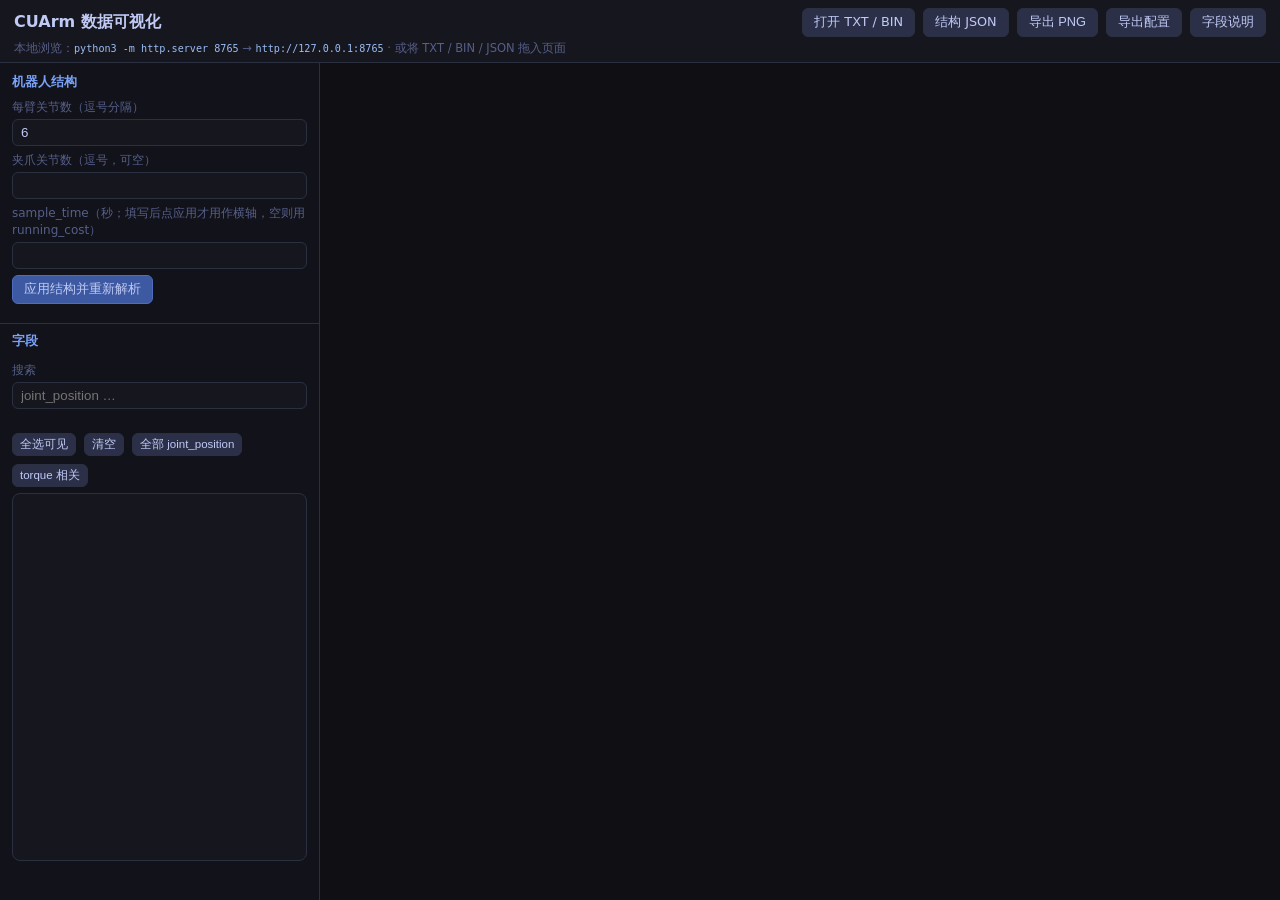
<file: index.html>
<!doctype html>
<html lang="zh-CN">
<head>
  <meta charset="utf-8" />
  <meta name="viewport" content="width=device-width, initial-scale=1" />
  <title>CUArm 数据可视化</title>
  <link rel="stylesheet" href="style.css" />
</head>
<body>
  <header class="top">
    <div class="top-row">
      <h1 class="title">CUArm 数据可视化</h1>
      <div class="row">
        <label class="btn"><input id="dataFile" type="file" accept=".txt,.bin,text/plain,application/octet-stream" hidden /> 打开 TXT / BIN</label>
        <label class="btn"><input id="jsonFile" type="file" accept=".json" hidden /> 结构 JSON</label>
        <button type="button" class="btn" id="btnPng">导出 PNG</button>
        <button type="button" class="btn" id="btnCfg">导出配置</button>
        <button type="button" class="btn" id="btnHelp">字段说明</button>
      </div>
    </div>
    <p class="hint">本地浏览：<code>python3 -m http.server 8765</code> → <code>http://127.0.0.1:8765</code> · 或将 TXT / BIN / JSON 拖入页面</p>
  </header>

  <div id="dropOverlay" class="drop-overlay" hidden>松开以加载 TXT / BIN / JSON</div>

  <div class="grid">
    <aside class="side">
      <section class="side-structure">
        <h2>机器人结构</h2>
        <label>每臂关节数（逗号分隔）<input id="joints" type="text" value="6" /></label>
        <label>夹爪关节数（逗号，可空）<input id="grips" type="text" value="" /></label>
        <label>sample_time（秒；填写后点应用才用作横轴，空则用 running_cost）<input id="sampleT" type="text" value="" /></label>
        <button type="button" class="btn primary" id="btnApply">应用结构并重新解析</button>
        <p id="colInfo" class="muted"></p>
      </section>
      <section class="side-fields">
        <h2>字段</h2>
        <label>搜索 <input id="search" type="search" placeholder="joint_position …" /></label>
        <div class="chips" id="chips"></div>
        <div class="row sm">
          <button type="button" class="btn sm" id="allVis">全选可见</button>
          <button type="button" class="btn sm" id="clearSel">清空</button>
          <button type="button" class="btn sm" id="selPos">全部 joint_position</button>
          <button type="button" class="btn sm" id="selTq">torque 相关</button>
        </div>
        <div id="tree" class="tree"></div>
        <p id="selCount" class="muted"></p>
      </section>
    </aside>
    <main class="main">
      <div class="main-status">
        <div id="err" class="err" hidden></div>
        <div id="progress" class="progress" hidden><div class="bar"></div></div>
        <p id="stats" class="muted stats-line"></p>
      </div>
      <div class="plot-wrap">
        <div id="plot"></div>
      </div>
    </main>
  </div>

  <div id="helpModal" class="modal" hidden>
    <div class="modal-backdrop" data-close-help></div>
    <div class="modal-panel" role="dialog" aria-labelledby="helpTitle">
      <div class="modal-bar">
        <h2 id="helpTitle" class="title">日志字段说明</h2>
        <button type="button" class="btn" data-close-help>关闭</button>
      </div>
      <iframe id="helpFrame" class="modal-frame" title="字段说明"></iframe>
    </div>
  </div>

  <script src="https://cdn.plot.ly/plotly-2.35.2.min.js" charset="utf-8"></script>
  <script src="telemetry_binary.js"></script>
  <script src="telemetry_wasm_bridge.js"></script>
  <script src="viewer.js"></script>
</body>
</html>
</file>
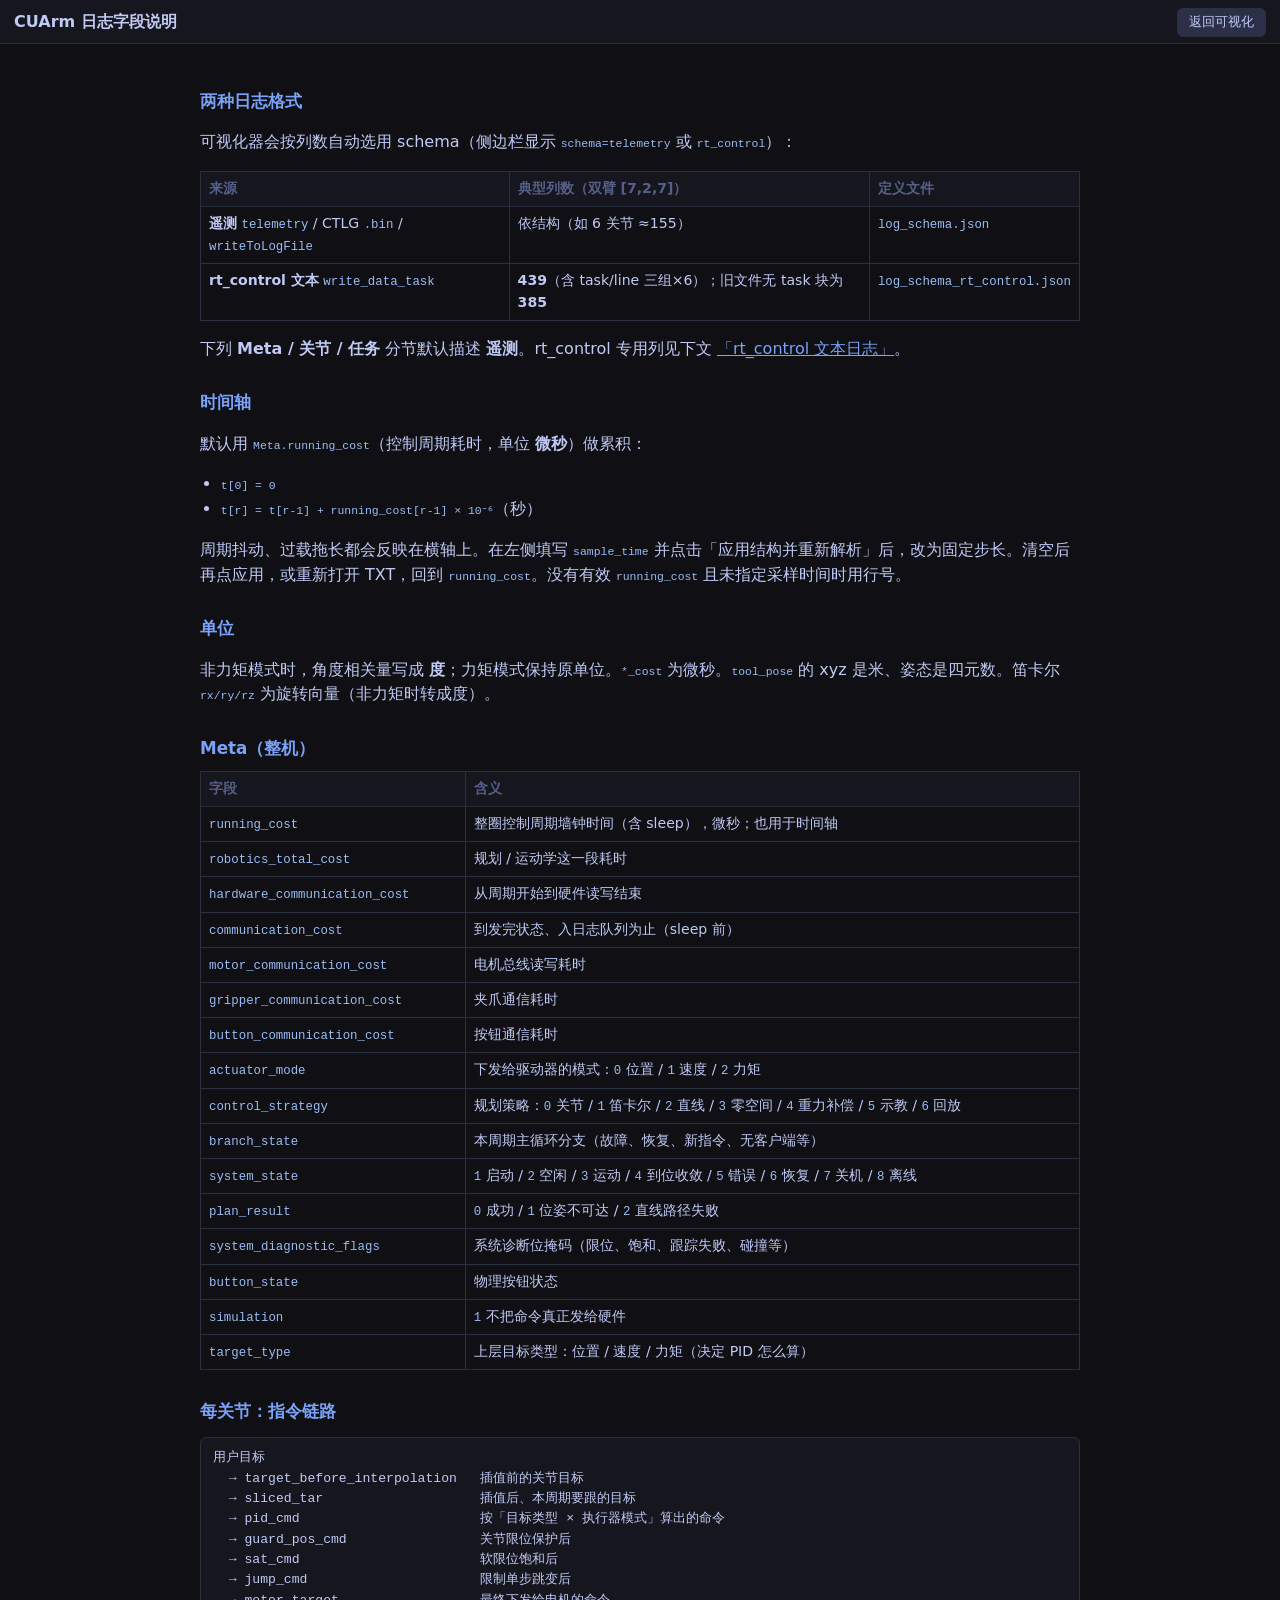
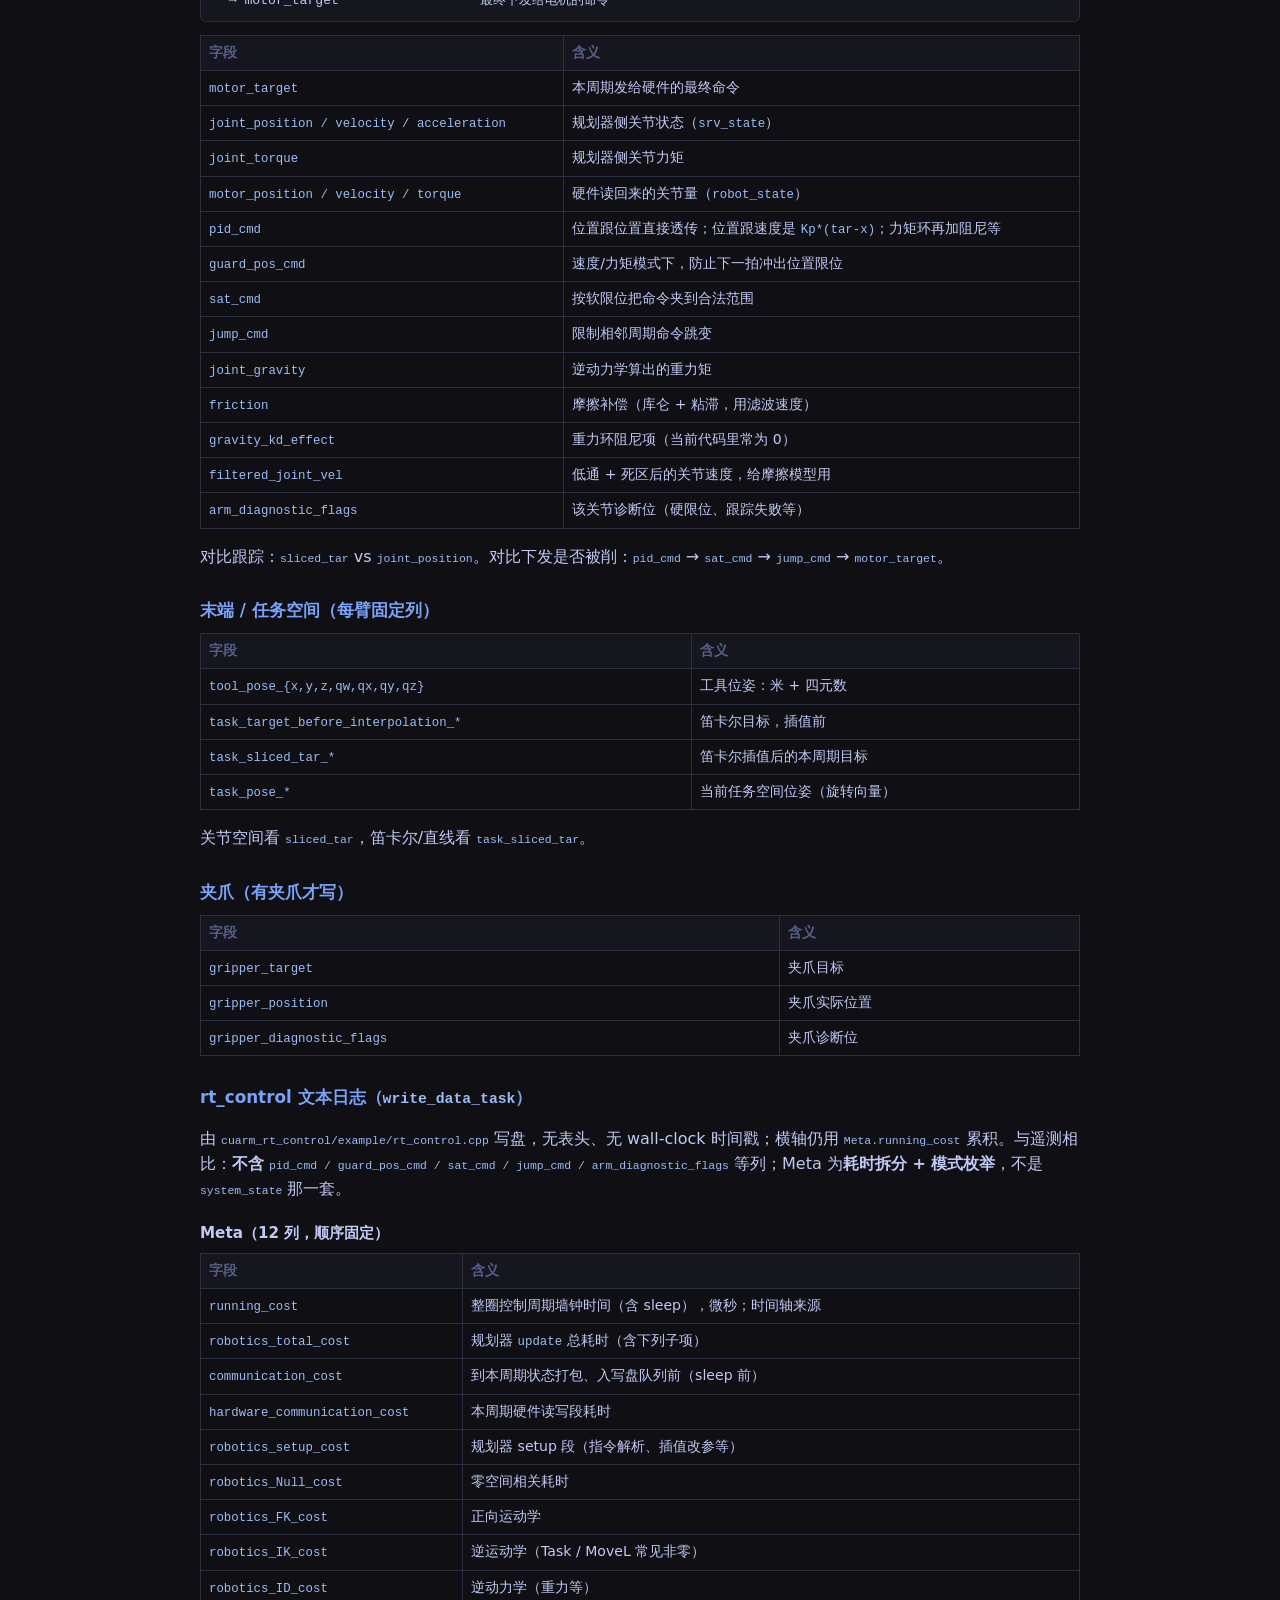
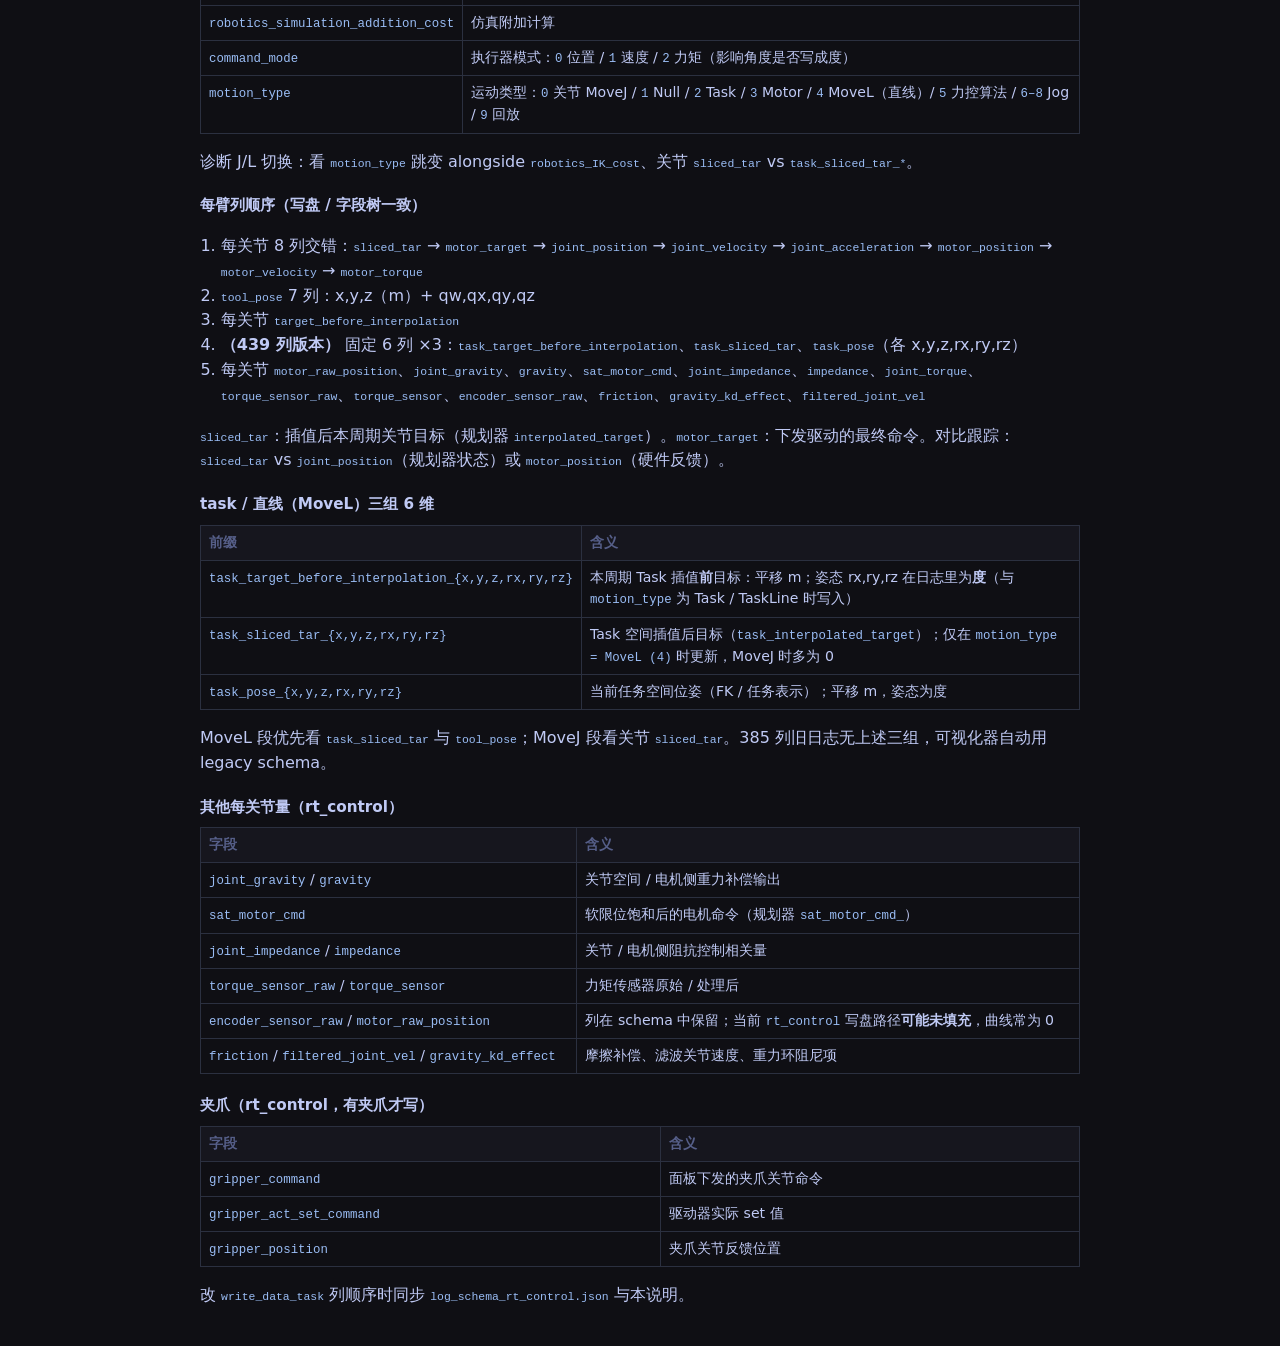
<file: fields.html>
<!doctype html>
<html lang="zh-CN" class="docs-page">
<head>
  <meta charset="utf-8" />
  <meta name="viewport" content="width=device-width, initial-scale=1" />
  <title>CUArm 日志字段说明</title>
  <link rel="stylesheet" href="style.css" />
</head>
<body class="docs">
  <header class="top">
    <div class="top-row">
      <h1 class="title">CUArm 日志字段说明</h1>
      <div class="row">
        <a class="btn" href="index.html">返回可视化</a>
      </div>
    </div>
  </header>
  <div class="docs-wrap">
    <h2>两种日志格式</h2>
    <p>可视化器会按列数自动选用 schema（侧边栏显示 <code>schema=telemetry</code> 或 <code>rt_control</code>）：</p>
    <table>
      <thead><tr><th>来源</th><th>典型列数（双臂 [7,2,7]）</th><th>定义文件</th></tr></thead>
      <tbody>
        <tr><td><strong>遥测</strong> <code>telemetry</code> / CTLG <code>.bin</code> / <code>writeToLogFile</code></td><td>依结构（如 6 关节 ≈155）</td><td><code>log_schema.json</code></td></tr>
        <tr><td><strong>rt_control 文本</strong> <code>write_data_task</code></td><td><strong>439</strong>（含 task/line 三组×6）；旧文件无 task 块为 <strong>385</strong></td><td><code>log_schema_rt_control.json</code></td></tr>
      </tbody>
    </table>
  <p>下列 <strong>Meta / 关节 / 任务</strong> 分节默认描述 <strong>遥测</strong>。rt_control 专用列见下文 <a href="#rt-control">「rt_control 文本日志」</a>。</p>

    <h2>时间轴</h2>
    <p>默认用 <code>Meta.running_cost</code>（控制周期耗时，单位 <strong>微秒</strong>）做累积：</p>
    <ul>
      <li><code>t[0] = 0</code></li>
      <li><code>t[r] = t[r-1] + running_cost[r-1] × 10⁻⁶</code>（秒）</li>
    </ul>
    <p>周期抖动、过载拖长都会反映在横轴上。在左侧填写 <code>sample_time</code> 并点击「应用结构并重新解析」后，改为固定步长。清空后再点应用，或重新打开 TXT，回到 <code>running_cost</code>。没有有效 <code>running_cost</code> 且未指定采样时间时用行号。</p>

    <h2>单位</h2>
    <p>非力矩模式时，角度相关量写成 <strong>度</strong>；力矩模式保持原单位。<code>*_cost</code> 为微秒。<code>tool_pose</code> 的 xyz 是米、姿态是四元数。笛卡尔 <code>rx/ry/rz</code> 为旋转向量（非力矩时转成度）。</p>

    <h2>Meta（整机）</h2>
    <table>
      <thead><tr><th>字段</th><th>含义</th></tr></thead>
      <tbody>
        <tr><td><code>running_cost</code></td><td>整圈控制周期墙钟时间（含 sleep），微秒；也用于时间轴</td></tr>
        <tr><td><code>robotics_total_cost</code></td><td>规划 / 运动学这一段耗时</td></tr>
        <tr><td><code>hardware_communication_cost</code></td><td>从周期开始到硬件读写结束</td></tr>
        <tr><td><code>communication_cost</code></td><td>到发完状态、入日志队列为止（sleep 前）</td></tr>
        <tr><td><code>motor_communication_cost</code></td><td>电机总线读写耗时</td></tr>
        <tr><td><code>gripper_communication_cost</code></td><td>夹爪通信耗时</td></tr>
        <tr><td><code>button_communication_cost</code></td><td>按钮通信耗时</td></tr>
        <tr><td><code>actuator_mode</code></td><td>下发给驱动器的模式：<code>0</code> 位置 / <code>1</code> 速度 / <code>2</code> 力矩</td></tr>
        <tr><td><code>control_strategy</code></td><td>规划策略：<code>0</code> 关节 / <code>1</code> 笛卡尔 / <code>2</code> 直线 / <code>3</code> 零空间 / <code>4</code> 重力补偿 / <code>5</code> 示教 / <code>6</code> 回放</td></tr>
        <tr><td><code>branch_state</code></td><td>本周期主循环分支（故障、恢复、新指令、无客户端等）</td></tr>
        <tr><td><code>system_state</code></td><td><code>1</code> 启动 / <code>2</code> 空闲 / <code>3</code> 运动 / <code>4</code> 到位收敛 / <code>5</code> 错误 / <code>6</code> 恢复 / <code>7</code> 关机 / <code>8</code> 离线</td></tr>
        <tr><td><code>plan_result</code></td><td><code>0</code> 成功 / <code>1</code> 位姿不可达 / <code>2</code> 直线路径失败</td></tr>
        <tr><td><code>system_diagnostic_flags</code></td><td>系统诊断位掩码（限位、饱和、跟踪失败、碰撞等）</td></tr>
        <tr><td><code>button_state</code></td><td>物理按钮状态</td></tr>
        <tr><td><code>simulation</code></td><td><code>1</code> 不把命令真正发给硬件</td></tr>
        <tr><td><code>target_type</code></td><td>上层目标类型：位置 / 速度 / 力矩（决定 PID 怎么算）</td></tr>
      </tbody>
    </table>

    <h2>每关节：指令链路</h2>
    <pre>用户目标
  → target_before_interpolation   插值前的关节目标
  → sliced_tar                    插值后、本周期要跟的目标
  → pid_cmd                       按「目标类型 × 执行器模式」算出的命令
  → guard_pos_cmd                 关节限位保护后
  → sat_cmd                       软限位饱和后
  → jump_cmd                      限制单步跳变后
  → motor_target                  最终下发给电机的命令</pre>
    <table>
      <thead><tr><th>字段</th><th>含义</th></tr></thead>
      <tbody>
        <tr><td><code>motor_target</code></td><td>本周期发给硬件的最终命令</td></tr>
        <tr><td><code>joint_position / velocity / acceleration</code></td><td>规划器侧关节状态（<code>srv_state</code>）</td></tr>
        <tr><td><code>joint_torque</code></td><td>规划器侧关节力矩</td></tr>
        <tr><td><code>motor_position / velocity / torque</code></td><td>硬件读回来的关节量（<code>robot_state</code>）</td></tr>
        <tr><td><code>pid_cmd</code></td><td>位置跟位置直接透传；位置跟速度是 <code>Kp*(tar-x)</code>；力矩环再加阻尼等</td></tr>
        <tr><td><code>guard_pos_cmd</code></td><td>速度/力矩模式下，防止下一拍冲出位置限位</td></tr>
        <tr><td><code>sat_cmd</code></td><td>按软限位把命令夹到合法范围</td></tr>
        <tr><td><code>jump_cmd</code></td><td>限制相邻周期命令跳变</td></tr>
        <tr><td><code>joint_gravity</code></td><td>逆动力学算出的重力矩</td></tr>
        <tr><td><code>friction</code></td><td>摩擦补偿（库仑 + 粘滞，用滤波速度）</td></tr>
        <tr><td><code>gravity_kd_effect</code></td><td>重力环阻尼项（当前代码里常为 0）</td></tr>
        <tr><td><code>filtered_joint_vel</code></td><td>低通 + 死区后的关节速度，给摩擦模型用</td></tr>
        <tr><td><code>arm_diagnostic_flags</code></td><td>该关节诊断位（硬限位、跟踪失败等）</td></tr>
      </tbody>
    </table>
    <p>对比跟踪：<code>sliced_tar</code> vs <code>joint_position</code>。对比下发是否被削：<code>pid_cmd</code> → <code>sat_cmd</code> → <code>jump_cmd</code> → <code>motor_target</code>。</p>

    <h2>末端 / 任务空间（每臂固定列）</h2>
    <table>
      <thead><tr><th>字段</th><th>含义</th></tr></thead>
      <tbody>
        <tr><td><code>tool_pose_{x,y,z,qw,qx,qy,qz}</code></td><td>工具位姿：米 + 四元数</td></tr>
        <tr><td><code>task_target_before_interpolation_*</code></td><td>笛卡尔目标，插值前</td></tr>
        <tr><td><code>task_sliced_tar_*</code></td><td>笛卡尔插值后的本周期目标</td></tr>
        <tr><td><code>task_pose_*</code></td><td>当前任务空间位姿（旋转向量）</td></tr>
      </tbody>
    </table>
    <p>关节空间看 <code>sliced_tar</code>，笛卡尔/直线看 <code>task_sliced_tar</code>。</p>

    <h2>夹爪（有夹爪才写）</h2>
    <table>
      <thead><tr><th>字段</th><th>含义</th></tr></thead>
      <tbody>
        <tr><td><code>gripper_target</code></td><td>夹爪目标</td></tr>
        <tr><td><code>gripper_position</code></td><td>夹爪实际位置</td></tr>
        <tr><td><code>gripper_diagnostic_flags</code></td><td>夹爪诊断位</td></tr>
      </tbody>
    </table>

    <h2 id="rt-control">rt_control 文本日志（<code>write_data_task</code>）</h2>
    <p>由 <code>cuarm_rt_control/example/rt_control.cpp</code> 写盘，无表头、无 wall-clock 时间戳；横轴仍用 <code>Meta.running_cost</code> 累积。与遥测相比：<strong>不含</strong> <code>pid_cmd / guard_pos_cmd / sat_cmd / jump_cmd / arm_diagnostic_flags</code> 等列；Meta 为<strong>耗时拆分 + 模式枚举</strong>，不是 <code>system_state</code> 那一套。</p>

    <h3>Meta（12 列，顺序固定）</h3>
    <table>
      <thead><tr><th>字段</th><th>含义</th></tr></thead>
      <tbody>
        <tr><td><code>running_cost</code></td><td>整圈控制周期墙钟时间（含 sleep），微秒；时间轴来源</td></tr>
        <tr><td><code>robotics_total_cost</code></td><td>规划器 <code>update</code> 总耗时（含下列子项）</td></tr>
        <tr><td><code>communication_cost</code></td><td>到本周期状态打包、入写盘队列前（sleep 前）</td></tr>
        <tr><td><code>hardware_communication_cost</code></td><td>本周期硬件读写段耗时</td></tr>
        <tr><td><code>robotics_setup_cost</code></td><td>规划器 setup 段（指令解析、插值改参等）</td></tr>
        <tr><td><code>robotics_Null_cost</code></td><td>零空间相关耗时</td></tr>
        <tr><td><code>robotics_FK_cost</code></td><td>正向运动学</td></tr>
        <tr><td><code>robotics_IK_cost</code></td><td>逆运动学（Task / MoveL 常见非零）</td></tr>
        <tr><td><code>robotics_ID_cost</code></td><td>逆动力学（重力等）</td></tr>
        <tr><td><code>robotics_simulation_addition_cost</code></td><td>仿真附加计算</td></tr>
        <tr><td><code>command_mode</code></td><td>执行器模式：<code>0</code> 位置 / <code>1</code> 速度 / <code>2</code> 力矩（影响角度是否写成度）</td></tr>
        <tr><td><code>motion_type</code></td><td>运动类型：<code>0</code> 关节 MoveJ / <code>1</code> Null / <code>2</code> Task / <code>3</code> Motor / <code>4</code> MoveL（直线）/ <code>5</code> 力控算法 / <code>6–8</code> Jog / <code>9</code> 回放</td></tr>
      </tbody>
    </table>
    <p>诊断 J/L 切换：看 <code>motion_type</code> 跳变 alongside <code>robotics_IK_cost</code>、关节 <code>sliced_tar</code> vs <code>task_sliced_tar_*</code>。</p>

    <h3>每臂列顺序（写盘 / 字段树一致）</h3>
    <ol>
      <li>每关节 8 列交错：<code>sliced_tar</code> → <code>motor_target</code> → <code>joint_position</code> → <code>joint_velocity</code> → <code>joint_acceleration</code> → <code>motor_position</code> → <code>motor_velocity</code> → <code>motor_torque</code></li>
      <li><code>tool_pose</code> 7 列：x,y,z（m）+ qw,qx,qy,qz</li>
      <li>每关节 <code>target_before_interpolation</code></li>
      <li><strong>（439 列版本）</strong> 固定 6 列 ×3：<code>task_target_before_interpolation</code>、<code>task_sliced_tar</code>、<code>task_pose</code>（各 x,y,z,rx,ry,rz）</li>
      <li>每关节 <code>motor_raw_position</code>、<code>joint_gravity</code>、<code>gravity</code>、<code>sat_motor_cmd</code>、<code>joint_impedance</code>、<code>impedance</code>、<code>joint_torque</code>、<code>torque_sensor_raw</code>、<code>torque_sensor</code>、<code>encoder_sensor_raw</code>、<code>friction</code>、<code>gravity_kd_effect</code>、<code>filtered_joint_vel</code></li>
    </ol>
    <p><code>sliced_tar</code>：插值后本周期关节目标（规划器 <code>interpolated_target</code>）。<code>motor_target</code>：下发驱动的最终命令。对比跟踪：<code>sliced_tar</code> vs <code>joint_position</code>（规划器状态）或 <code>motor_position</code>（硬件反馈）。</p>

    <h3>task / 直线（MoveL）三组 6 维</h3>
    <table>
      <thead><tr><th>前缀</th><th>含义</th></tr></thead>
      <tbody>
        <tr><td><code>task_target_before_interpolation_{x,y,z,rx,ry,rz}</code></td><td>本周期 Task 插值<strong>前</strong>目标：平移 m；姿态 rx,ry,rz 在日志里为<strong>度</strong>（与 <code>motion_type</code> 为 Task / TaskLine 时写入）</td></tr>
        <tr><td><code>task_sliced_tar_{x,y,z,rx,ry,rz}</code></td><td>Task 空间插值后目标（<code>task_interpolated_target</code>）；仅在 <code>motion_type = MoveL (4)</code> 时更新，MoveJ 时多为 0</td></tr>
        <tr><td><code>task_pose_{x,y,z,rx,ry,rz}</code></td><td>当前任务空间位姿（FK / 任务表示）；平移 m，姿态为度</td></tr>
      </tbody>
    </table>
    <p>MoveL 段优先看 <code>task_sliced_tar</code> 与 <code>tool_pose</code>；MoveJ 段看关节 <code>sliced_tar</code>。385 列旧日志无上述三组，可视化器自动用 legacy schema。</p>

    <h3>其他每关节量（rt_control）</h3>
    <table>
      <thead><tr><th>字段</th><th>含义</th></tr></thead>
      <tbody>
        <tr><td><code>joint_gravity</code> / <code>gravity</code></td><td>关节空间 / 电机侧重力补偿输出</td></tr>
        <tr><td><code>sat_motor_cmd</code></td><td>软限位饱和后的电机命令（规划器 <code>sat_motor_cmd_</code>）</td></tr>
        <tr><td><code>joint_impedance</code> / <code>impedance</code></td><td>关节 / 电机侧阻抗控制相关量</td></tr>
        <tr><td><code>torque_sensor_raw</code> / <code>torque_sensor</code></td><td>力矩传感器原始 / 处理后</td></tr>
        <tr><td><code>encoder_sensor_raw</code> / <code>motor_raw_position</code></td><td>列在 schema 中保留；当前 <code>rt_control</code> 写盘路径<strong>可能未填充</strong>，曲线常为 0</td></tr>
        <tr><td><code>friction</code> / <code>filtered_joint_vel</code> / <code>gravity_kd_effect</code></td><td>摩擦补偿、滤波关节速度、重力环阻尼项</td></tr>
      </tbody>
    </table>

    <h3>夹爪（rt_control，有夹爪才写）</h3>
    <table>
      <thead><tr><th>字段</th><th>含义</th></tr></thead>
      <tbody>
        <tr><td><code>gripper_command</code></td><td>面板下发的夹爪关节命令</td></tr>
        <tr><td><code>gripper_act_set_command</code></td><td>驱动器实际 set 值</td></tr>
        <tr><td><code>gripper_position</code></td><td>夹爪关节反馈位置</td></tr>
      </tbody>
    </table>
    <p>改 <code>write_data_task</code> 列顺序时同步 <code>log_schema_rt_control.json</code> 与本说明。</p>
  </div>
  <script>
    if (window.self !== window.top) document.documentElement.classList.add("embedded");
  </script>
</body>
</html>
</file>
<file: style.css>
:root {
  --bg: #0f0f14;
  --panel: #16161e;
  --border: #2b3040;
  --text: #c0caf5;
  --muted: #565f89;
  --accent: #7aa2f7;
  --danger: #f7768e;
}

*,
*::before,
*::after {
  box-sizing: border-box;
}

html {
  height: 100%;
  overflow: hidden;
}

body {
  height: 100%;
  margin: 0;
  overflow: hidden;
  display: flex;
  flex-direction: column;
  font-family: system-ui, sans-serif;
  background: var(--bg);
  color: var(--text);
}

code {
  font-size: 0.88em;
  color: #9abdf5;
}

.top {
  flex: 0 0 auto;
  padding: 8px 14px 6px;
  border-bottom: 1px solid var(--border);
  background: var(--panel);
}

.top-row {
  display: flex;
  flex-wrap: wrap;
  align-items: center;
  gap: 8px 14px;
}

.title {
  margin: 0;
  font-size: 1rem;
  font-weight: 600;
}

.row {
  display: flex;
  flex-wrap: wrap;
  gap: 8px;
  align-items: center;
  margin-left: auto;
}

.row.sm {
  margin-top: 4px;
  margin-left: 0;
}

.hint {
  font-size: 0.72rem;
  color: var(--muted);
  margin: 4px 0 0;
  line-height: 1.3;
}

.grid {
  flex: 1 1 0;
  min-height: 0;
  display: grid;
  grid-template-columns: minmax(260px, 320px) 1fr;
  overflow: hidden;
}

@media (max-width: 880px) {
  .grid {
    grid-template-columns: 1fr;
    grid-template-rows: minmax(0, 42%) minmax(0, 58%);
  }

  .row {
    margin-left: 0;
  }
}

.side {
  display: flex;
  flex-direction: column;
  min-height: 0;
  overflow: hidden;
  border-right: 1px solid var(--border);
  background: #12121a;
}

@media (max-width: 880px) {
  .side {
    border-right: none;
    border-bottom: 1px solid var(--border);
  }
}

.side-structure {
  flex: 0 0 auto;
  padding: 10px 12px 8px;
  border-bottom: 1px solid var(--border);
}

.side-fields {
  flex: 1 1 0;
  min-height: 0;
  display: flex;
  flex-direction: column;
  padding: 8px 12px 10px;
  gap: 6px;
}

.side h2 {
  font-size: 0.82rem;
  margin: 0 0 6px;
  color: var(--accent);
}

.side-structure h2 {
  margin-bottom: 8px;
}

.side label {
  display: block;
  font-size: 0.75rem;
  color: var(--muted);
  margin-bottom: 6px;
}

.side input[type="text"],
.side input[type="search"] {
  width: 100%;
  margin-top: 3px;
  padding: 5px 8px;
  border-radius: 6px;
  border: 1px solid var(--border);
  background: var(--panel);
  color: var(--text);
}

.btn {
  display: inline-block;
  padding: 5px 11px;
  border-radius: 6px;
  border: 1px solid var(--border);
  background: #2b3048;
  color: var(--text);
  cursor: pointer;
  font-size: 0.8rem;
  text-decoration: none;
}

.btn:hover {
  background: #343b55;
}

.btn.primary {
  background: #3d59a1;
  border-color: #4f6cbd;
}

.btn.sm {
  padding: 3px 7px;
  font-size: 0.72rem;
}

.btn input {
  display: none;
}

.muted {
  font-size: 0.72rem;
  color: var(--muted);
}

.chips {
  display: flex;
  flex-wrap: wrap;
  gap: 5px 8px;
  margin: 2px 0 0;
}

.chips label {
  display: inline-flex;
  align-items: center;
  gap: 4px;
  font-size: 0.72rem;
  cursor: pointer;
  margin-bottom: 0;
}

.tree {
  flex: 1 1 0;
  min-height: 0;
  overflow-y: auto;
  overflow-x: hidden;
  border: 1px solid var(--border);
  border-radius: 8px;
  padding: 6px 8px;
  background: var(--panel);
  font-size: 0.76rem;
  -webkit-overflow-scrolling: touch;
}

.tree details {
  margin-bottom: 5px;
}

.tree summary {
  cursor: pointer;
  color: var(--accent);
  font-weight: 600;
}

.tree ul {
  list-style: none;
  padding-left: 8px;
  margin: 3px 0;
}

.tree li label {
  display: flex;
  align-items: center;
  gap: 6px;
  cursor: pointer;
  margin: 2px 0;
  color: var(--text);
}

.main {
  display: flex;
  flex-direction: column;
  min-height: 0;
  min-width: 0;
  padding: 6px 10px 8px;
  overflow: hidden;
}

.main-status {
  flex: 0 0 auto;
}

.stats-line {
  margin: 2px 0 4px;
  min-height: 1em;
}

.err {
  background: #3a222e;
  color: #f8b4c4;
  padding: 8px 10px;
  border-radius: 8px;
  margin-bottom: 6px;
  font-size: 0.82rem;
}

.progress {
  height: 3px;
  background: var(--border);
  border-radius: 2px;
  margin-bottom: 6px;
  overflow: hidden;
}

.progress .bar {
  height: 100%;
  width: 0%;
  background: var(--accent);
  transition: width 0.08s linear;
}

.plot-wrap {
  flex: 1 1 0;
  min-height: 0;
  position: relative;
  width: 100%;
}

#plot {
  position: absolute;
  inset: 0;
  width: 100%;
  height: 100%;
}

html.docs-page,
html.docs-page body.docs {
  height: auto;
  min-height: 100%;
  overflow: auto;
}

body.docs {
  display: block;
}

.docs-wrap {
  max-width: 920px;
  margin: 0 auto;
  padding: 16px 20px 48px;
  line-height: 1.55;
}

.docs-wrap h1 {
  font-size: 1.35rem;
  margin: 0 0 12px;
}

.docs-wrap h2 {
  font-size: 1.05rem;
  margin: 28px 0 10px;
  color: var(--accent);
}

.docs-wrap h3 {
  font-size: 0.95rem;
  margin: 20px 0 8px;
}

.docs-wrap p,
.docs-wrap li {
  color: var(--text);
}

.docs-wrap ul,
.docs-wrap ol {
  padding-left: 1.3em;
}

.docs-wrap table {
  width: 100%;
  border-collapse: collapse;
  font-size: 0.88rem;
  margin: 8px 0 16px;
}

.docs-wrap th,
.docs-wrap td {
  border: 1px solid var(--border);
  padding: 6px 8px;
  text-align: left;
  vertical-align: top;
}

.docs-wrap th {
  background: var(--panel);
  color: var(--muted);
  font-weight: 600;
}

.docs-wrap pre {
  background: var(--panel);
  border: 1px solid var(--border);
  border-radius: 6px;
  padding: 10px 12px;
  overflow-x: auto;
  font-size: 0.82rem;
}

.docs-wrap a {
  color: var(--accent);
}

html.embedded .top {
  display: none;
}

html.embedded .docs-wrap {
  padding-top: 8px;
}

.modal[hidden] {
  display: none;
}

.modal {
  position: fixed;
  inset: 0;
  z-index: 40;
}

.modal-backdrop {
  position: absolute;
  inset: 0;
  background: rgba(8, 8, 12, 0.62);
}

.modal-panel {
  position: absolute;
  inset: 24px;
  display: flex;
  flex-direction: column;
  background: var(--bg);
  border: 1px solid var(--border);
  border-radius: 10px;
  overflow: hidden;
}

.modal-bar {
  flex: 0 0 auto;
  display: flex;
  align-items: center;
  gap: 12px;
  padding: 8px 12px;
  border-bottom: 1px solid var(--border);
  background: var(--panel);
}

.modal-frame {
  flex: 1 1 auto;
  width: 100%;
  border: 0;
  background: var(--bg);
}

.drop-overlay {
  position: fixed;
  inset: 0;
  z-index: 30;
  display: flex;
  align-items: center;
  justify-content: center;
  background: rgba(15, 15, 20, 0.72);
  border: 2px dashed var(--accent);
  pointer-events: none;
  font-size: 1.05rem;
  font-weight: 600;
  color: var(--accent);
}

.drop-overlay[hidden] {
  display: none;
}
</file>
